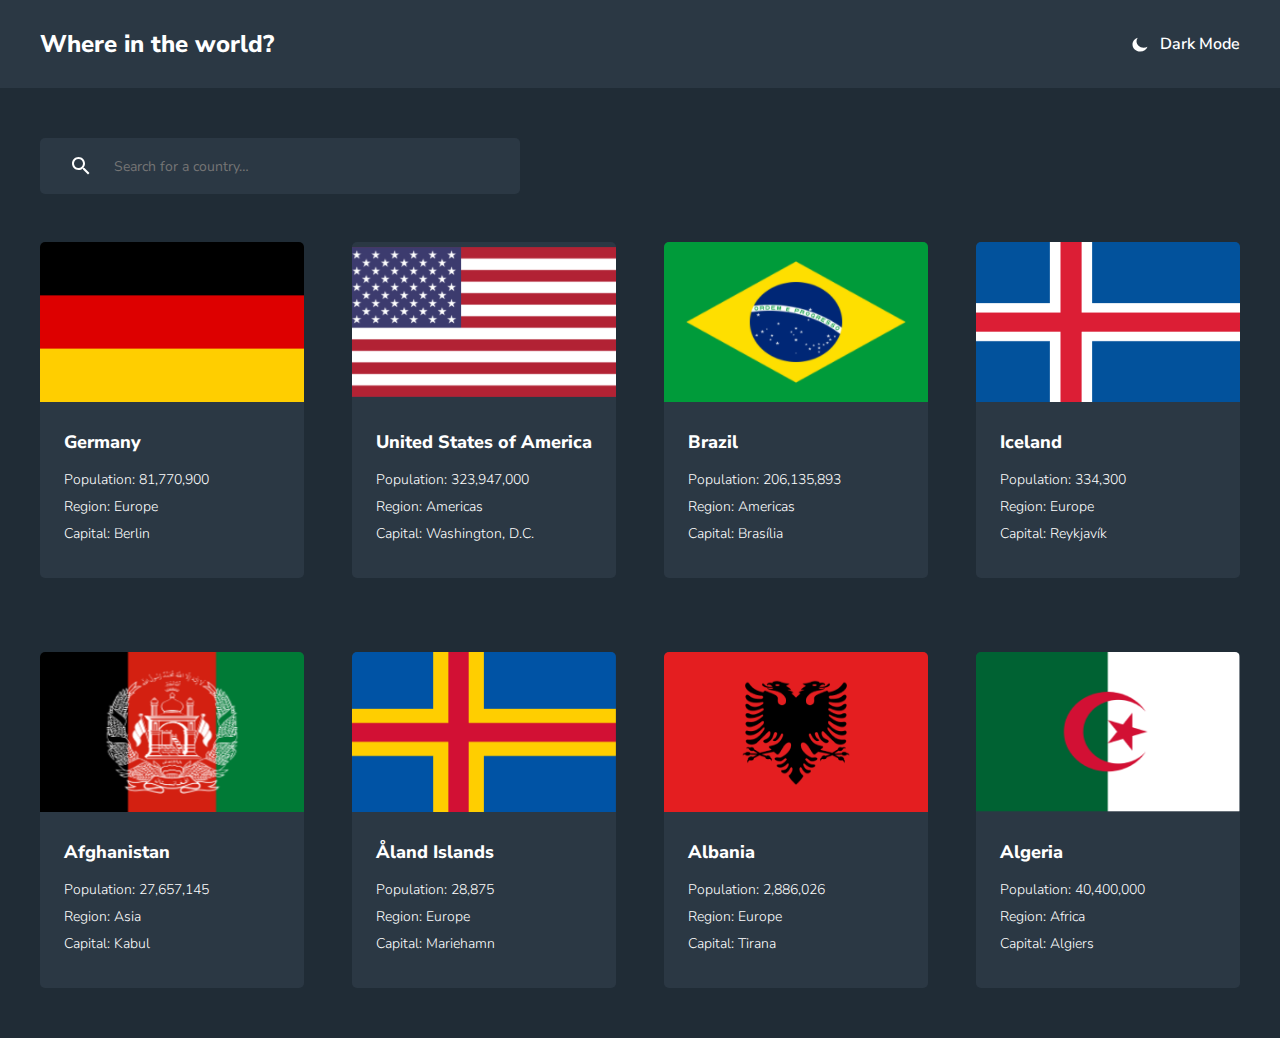
<file: index.html>
<!DOCTYPE html>
<html lang="en">

<head>
    <meta charset="UTF-8">
    <meta name="viewport" content="width=device-width, initial-scale=1.0">
    <link rel="preconnect" href="https://fonts.googleapis.com">
    <link rel="preconnect" href="https://fonts.gstatic.com" crossorigin>
    <link
        href="https://fonts.googleapis.com/css2?family=Lexend:wght@100..900&family=Nunito+Sans:ital,opsz,wght@0,6..12,200..1000;1,6..12,200..1000&family=Open+Sans:ital,wght@0,300..800;1,300..800&family=Poppins:ital,wght@0,100;0,200;0,300;0,400;0,500;0,600;0,700;0,800;0,900;1,100;1,200;1,300;1,400;1,500;1,600;1,700;1,800;1,900&family=Roboto:ital,wght@0,100;0,300;0,400;0,500;0,700;0,900;1,100;1,300;1,400;1,500;1,700;1,900&display=swap"
        rel="stylesheet">
    <link rel="stylesheet" href="style.css">
    <title>Document</title>
</head>

<body>
    <header>
        <nav>
            <div class="container">
                <ul>
                    <li><a class="whrere" href="#">Where in the world?</a></li>
                </ul>
                <div class="flexnav">
                    <img src="./Group 3.svg" alt="img">
                    <a class="mode" href="#">Dark Mode</a>
                </div>
            </div>
        </nav>
    </header>
    <section>
        <div class="container">
            <button class="btn">
                <img src="./icon-search-white.svg" alt="img">
                <input type="text" placeholder="Search for a country…">
            </button>
            <div class="cards">
                <div class="card">
                    <a href="./ger.html"><img class="ger" src="./1280px-Flag_of_Germany.svg (7).png" alt="img"></a>
                    <div class="left">
                        <h3 class="many">Germany</h3>
                        <p class="bir1">Population: 81,770,900</p>
                        <p class="bir">Region: Europe</p>
                        <p class="bir">Capital: Berlin</p>
                    </div>
                </div>
                <div class="card">
                    <a href="./america.html"><img class="ger" src="./1280px-Flag_of_Germany.svg (1).svg" alt="img"></a>
                    <div class="left">
                        <h3 class="many">United States of America</h3>
                        <p class="bir1">Population: 323,947,000</p>
                        <p class="bir">Region: Americas</p>
                        <p class="bir">Capital: Washington, D.C.</p>
                    </div>
                </div>
                <div class="card">
                    <a href="./brazil.html"> <img class="ger" src="./1280px-Flag_of_Germany.svg.png" alt="img"></a>
                    <div class="left">
                        <h3 class="many">Brazil</h3>
                        <p class="bir1">Population: 206,135,893</p>
                        <p class="bir">Region: Americas</p>
                        <p class="bir">Capital: Brasília</p>
                    </div>
                </div>
                <div class="card">
                    <a href="./ice.html"> <img class="ger" src="./1280px-Flag_of_Germany.svg (2).png" alt="img"></a>
                    <div class="left">
                        <h3 class="many">Iceland</h3>
                        <p class="bir1">Population: 334,300</p>
                        <p class="bir">Region: Europe</p>
                        <p class="bir">Capital: Reykjavík</p>
                    </div>
                </div>
            </div>
            <div class="cards2">
                <div class="card2">
                    <a href="./afg.html"> <img class="ger" src="./1280px-Flag_of_Germany.svg (3).png"></a>
                    <div class="left">
                        <h3 class="many">Afghanistan</h3>
                        <p class="bir1">Population: 27,657,145</p>
                        <p class="bir">Region: Asia</p>
                        <p class="bir">Capital: Kabul</p>
                    </div>
                </div>
                <div class="card2">
                   <a href="./ala.html"> <img class="ger" src="./1280px-Flag_of_Germany.svg (4).png"></a>
                    <div class="left">
                        <h3 class="many">Åland Islands</h3>
                        <p class="bir1">Population: 28,875</p>
                        <p class="bir">Region: Europe</p>
                        <p class="bir">Capital: Mariehamn</p>
                    </div>
                </div>
                <div class="card2">
                   <a href="./alba.html"> <img class="ger" src="./1280px-Flag_of_Germany.svg (5).png"></a>
                    <div class="left">
                        <h3 class="many">Albania</h3>
                        <p class="bir1">Population: 2,886,026</p>
                        <p class="bir">Region: Europe</p>
                        <p class="bir">Capital: Tirana</p>
                    </div>
                </div>
                <div class="card2">
                   <a href="./alg.html"> <img class="ger" src="./1280px-Flag_of_Germany.svg (6).png"></a>
                    <div class="left">
                        <h3 class="many">Algeria</h3>
                        <p class="bir1">Population: 40,400,000</p>
                        <p class="bir">Region: Africa</p>
                        <p class="bir">Capital: Algiers</p>
                    </div>
                </div>
            </div>
        </div>
    </section>
</body>

</html>
</file>
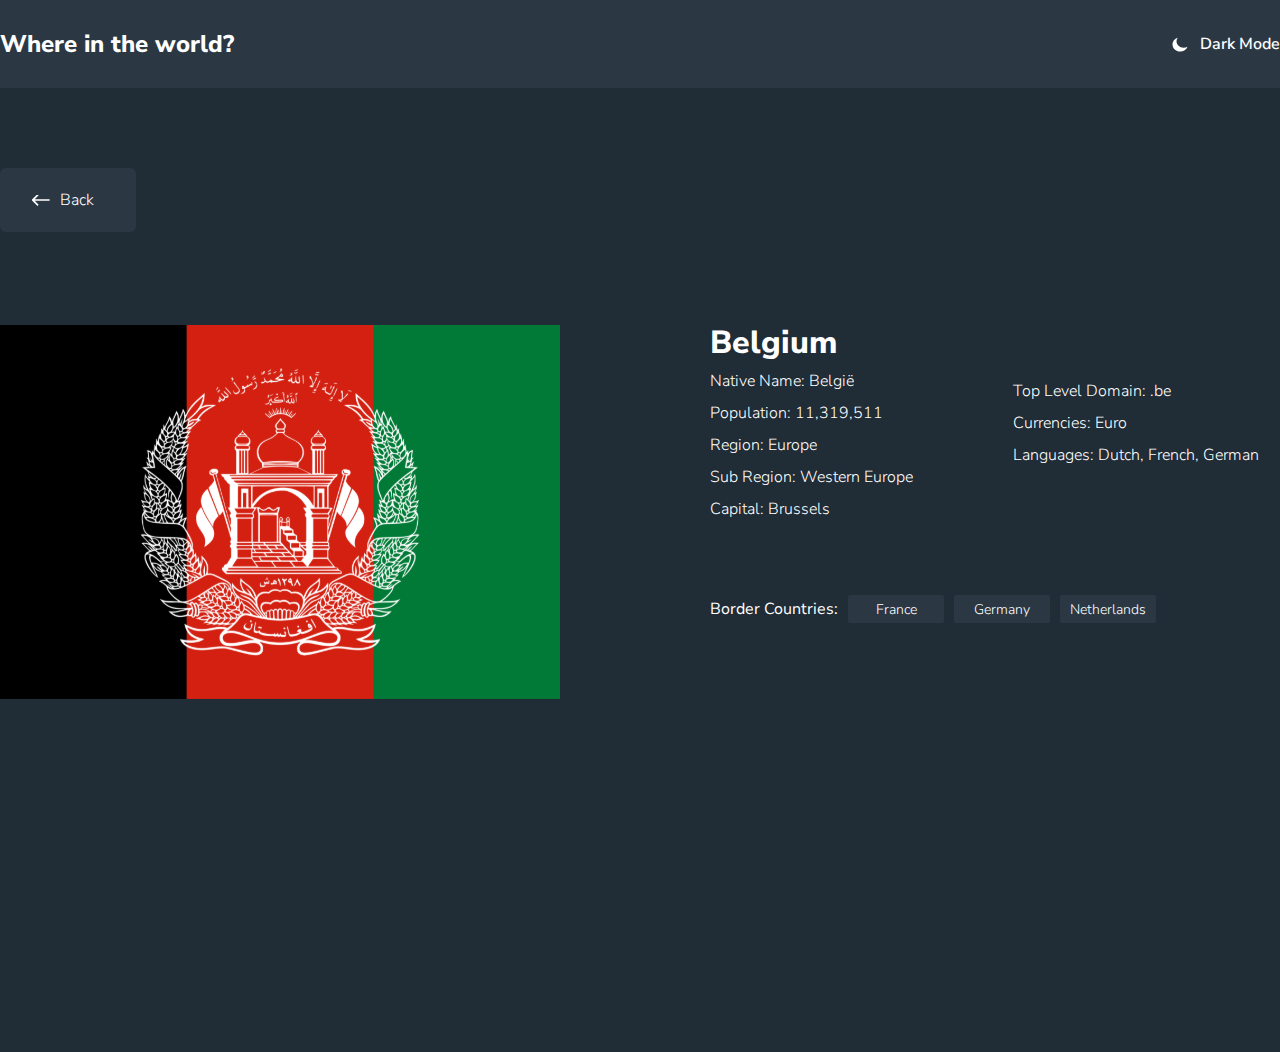
<file: afg.html>
<!DOCTYPE html>
<html lang="en">

<head>
    <meta charset="UTF-8">
    <meta name="viewport" content="width=device-width, initial-scale=1.0">
    <link rel="preconnect" href="https://fonts.googleapis.com">
    <link rel="preconnect" href="https://fonts.gstatic.com" crossorigin>
    <link
        href="https://fonts.googleapis.com/css2?family=Lexend:wght@100..900&family=Nunito+Sans:ital,opsz,wght@0,6..12,200..1000;1,6..12,200..1000&family=Open+Sans:ital,wght@0,300..800;1,300..800&family=Poppins:ital,wght@0,100;0,200;0,300;0,400;0,500;0,600;0,700;0,800;0,900;1,100;1,200;1,300;1,400;1,500;1,600;1,700;1,800;1,900&family=Roboto:ital,wght@0,100;0,300;0,400;0,500;0,700;0,900;1,100;1,300;1,400;1,500;1,700;1,900&display=swap"
        rel="stylesheet">
    <link rel="stylesheet" href="america.css">
    <title>Document</title>
</head>

<body>
    <header>
        <nav>
            <div class="container">
                <ul>
                    <li><a class="whrere" href="#">Where in the world?</a></li>
                </ul>
                <div class="flexnav">
                    <img src="./Group 3.svg" alt="img">
                    <a class="mode" href="#">Dark Mode</a>
                </div>
            </div>
        </nav>
    </header>
    <section class="zab">
        <div class="container">
            <a href="./index.html">
                <button class="back">
                    <img src="./Shape.svg" alt="img">
                    <p class="viti">Back</p>
                </button>
            </a>
            <div class="secflex">
                <img class="germany" src="./1280px-Flag_of_Germany.svg (10).svg" alt="img">
                <div class="text">
                    <div class="title">
                        <div class="bel">
                            <h1 class="belgium">Belgium</h1>
                            <p class="native">Native Name: België <br>
                                Population: 11,319,511 <br>
                                Region: Europe <br>
                                Sub Region: Western Europe <br>
                                Capital: Brussels</p>
                        </div>
                        <div class="level">
                            <p class="top">Top Level Domain: .be <br>
                                Currencies: Euro <br>
                                Languages: Dutch, French, German</p>
                        </div>
                    </div>
                    <div class="titbtn">
                        <h3 class="border">Border Countries:</h3>
                        <button class="btn">France</button>
                        <button class="btn">Germany</button>
                        <button class="btn">Netherlands</button>
                    </div>
                </div>
            </div>
        </div>
    </section>
</body>

</html>
</file>
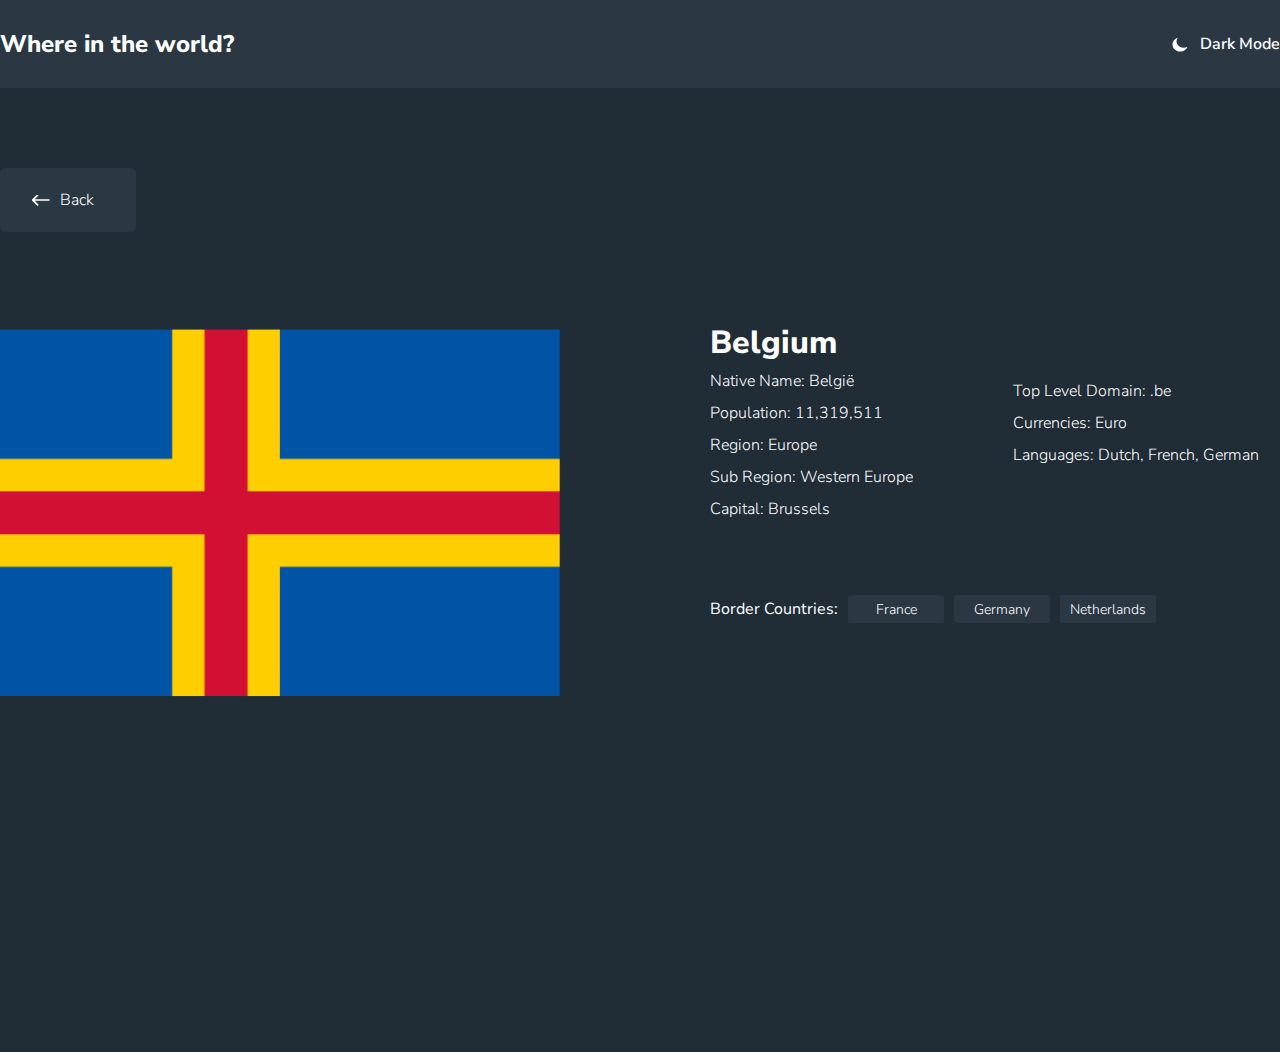
<file: ala.html>
<!DOCTYPE html>
<html lang="en">

<head>
    <meta charset="UTF-8">
    <meta name="viewport" content="width=device-width, initial-scale=1.0">
    <link rel="preconnect" href="https://fonts.googleapis.com">
    <link rel="preconnect" href="https://fonts.gstatic.com" crossorigin>
    <link
        href="https://fonts.googleapis.com/css2?family=Lexend:wght@100..900&family=Nunito+Sans:ital,opsz,wght@0,6..12,200..1000;1,6..12,200..1000&family=Open+Sans:ital,wght@0,300..800;1,300..800&family=Poppins:ital,wght@0,100;0,200;0,300;0,400;0,500;0,600;0,700;0,800;0,900;1,100;1,200;1,300;1,400;1,500;1,600;1,700;1,800;1,900&family=Roboto:ital,wght@0,100;0,300;0,400;0,500;0,700;0,900;1,100;1,300;1,400;1,500;1,700;1,900&display=swap"
        rel="stylesheet">
    <link rel="stylesheet" href="america.css">
    <title>Document</title>
</head>

<body>
    <header>
        <nav>
            <div class="container">
                <ul>
                    <li><a class="whrere" href="#">Where in the world?</a></li>
                </ul>
                <div class="flexnav">
                    <img src="./Group 3.svg" alt="img">
                    <a class="mode" href="#">Dark Mode</a>
                </div>
            </div>
        </nav>
    </header>
    <section class="zab">
        <div class="container">
            <a href="./index.html">
                <button class="back">
                    <img src="./Shape.svg" alt="img">
                    <p class="viti">Back</p>
                </button>
            </a>
            <div class="secflex">
                <img class="germany" src="./1280px-Flag_of_Germany.svg (12).svg" alt="img">
                <div class="text">
                    <div class="title">
                        <div class="bel">
                            <h1 class="belgium">Belgium</h1>
                            <p class="native">Native Name: België <br>
                                Population: 11,319,511 <br>
                                Region: Europe <br>
                                Sub Region: Western Europe <br>
                                Capital: Brussels</p>
                        </div>
                        <div class="level">
                            <p class="top">Top Level Domain: .be <br>
                                Currencies: Euro <br>
                                Languages: Dutch, French, German</p>
                        </div>
                    </div>
                    <div class="titbtn">
                        <h3 class="border">Border Countries:</h3>
                        <button class="btn">France</button>
                        <button class="btn">Germany</button>
                        <button class="btn">Netherlands</button>
                    </div>
                </div>
            </div>
        </div>
    </section>
</body>

</html>
</file>
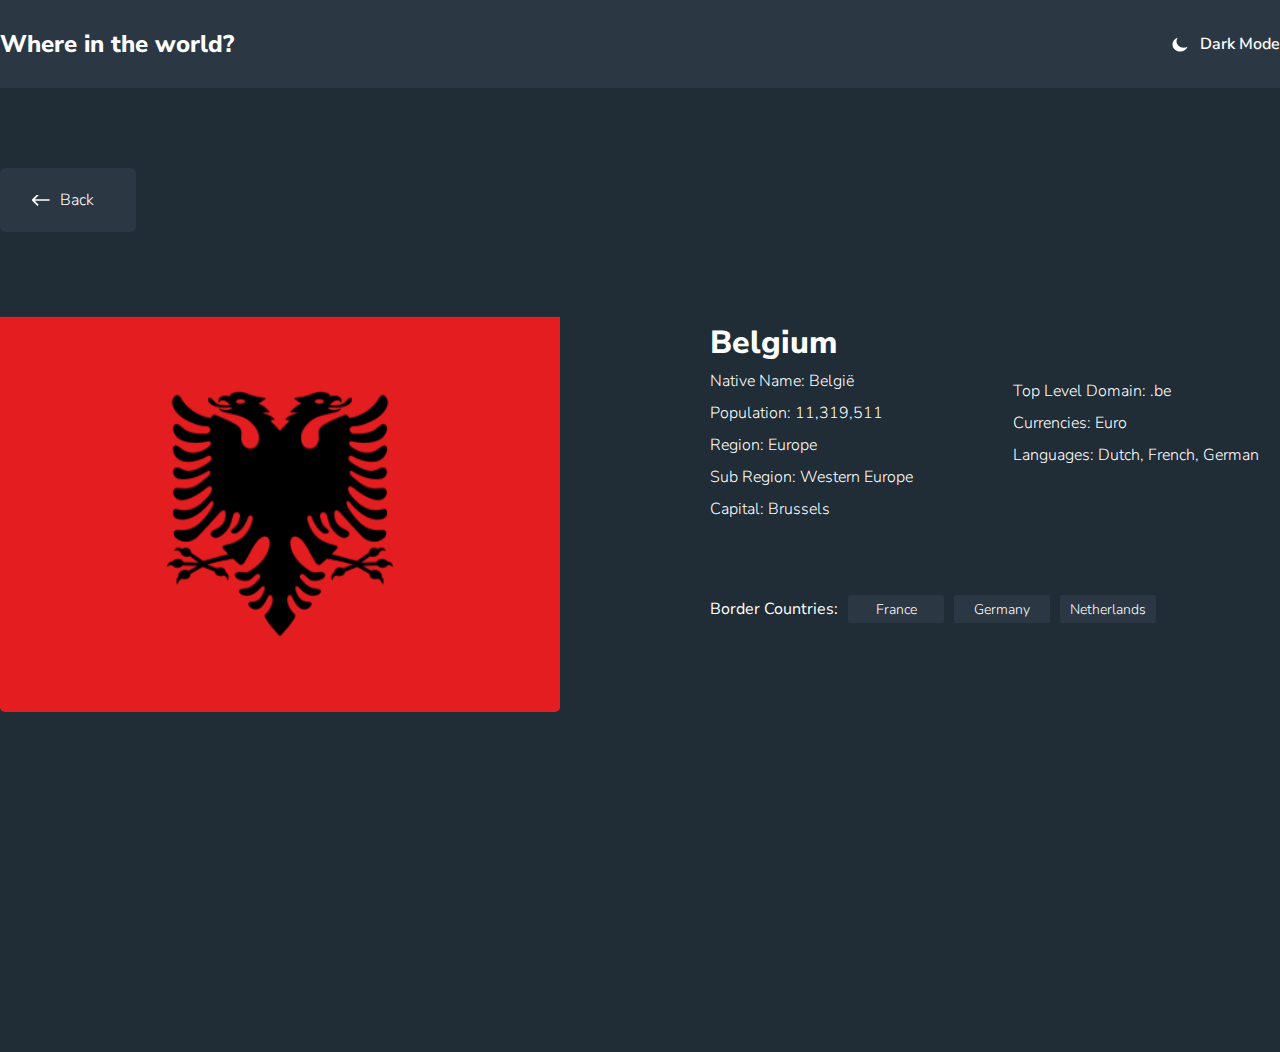
<file: alba.html>
<!DOCTYPE html>
<html lang="en">

<head>
    <meta charset="UTF-8">
    <meta name="viewport" content="width=device-width, initial-scale=1.0">
    <link rel="preconnect" href="https://fonts.googleapis.com">
    <link rel="preconnect" href="https://fonts.gstatic.com" crossorigin>
    <link
        href="https://fonts.googleapis.com/css2?family=Lexend:wght@100..900&family=Nunito+Sans:ital,opsz,wght@0,6..12,200..1000;1,6..12,200..1000&family=Open+Sans:ital,wght@0,300..800;1,300..800&family=Poppins:ital,wght@0,100;0,200;0,300;0,400;0,500;0,600;0,700;0,800;0,900;1,100;1,200;1,300;1,400;1,500;1,600;1,700;1,800;1,900&family=Roboto:ital,wght@0,100;0,300;0,400;0,500;0,700;0,900;1,100;1,300;1,400;1,500;1,700;1,900&display=swap"
        rel="stylesheet">
    <link rel="stylesheet" href="america.css">
    <title>Document</title>
</head>

<body>
    <header>
        <nav>
            <div class="container">
                <ul>
                    <li><a class="whrere" href="#">Where in the world?</a></li>
                </ul>
                <div class="flexnav">
                    <img src="./Group 3.svg" alt="img">
                    <a class="mode" href="#">Dark Mode</a>
                </div>
            </div>
        </nav>
    </header>
    <section class="zab">
        <div class="container">
            <a href="./index.html">
                <button class="back">
                    <img src="./Shape.svg" alt="img">
                    <p class="viti">Back</p>
                </button>
            </a>
            <div class="secflex">
                <img class="germany" src="./1280px-Flag_of_Germany.svg (13).svg" alt="img">
                <div class="text">
                    <div class="title">
                        <div class="bel">
                            <h1 class="belgium">Belgium</h1>
                            <p class="native">Native Name: België <br>
                                Population: 11,319,511 <br>
                                Region: Europe <br>
                                Sub Region: Western Europe <br>
                                Capital: Brussels</p>
                        </div>
                        <div class="level">
                            <p class="top">Top Level Domain: .be <br>
                                Currencies: Euro <br>
                                Languages: Dutch, French, German</p>
                        </div>
                    </div>
                    <div class="titbtn">
                        <h3 class="border">Border Countries:</h3>
                        <button class="btn">France</button>
                        <button class="btn">Germany</button>
                        <button class="btn">Netherlands</button>
                    </div>
                </div>
            </div>
        </div>
    </section>
</body>

</html>
</file>
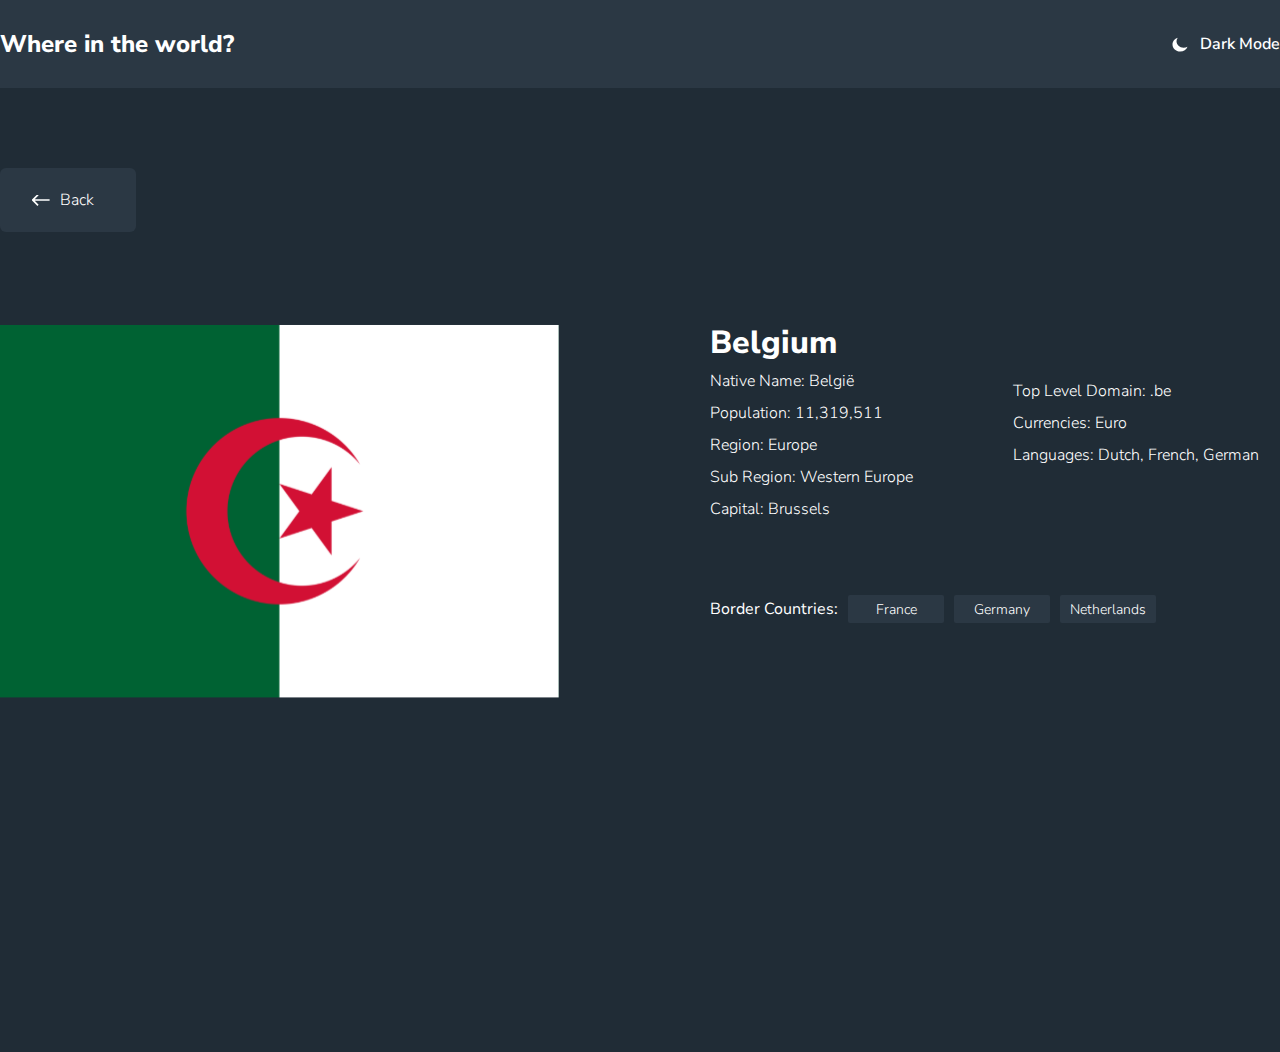
<file: alg.html>
<!DOCTYPE html>
<html lang="en">

<head>
    <meta charset="UTF-8">
    <meta name="viewport" content="width=device-width, initial-scale=1.0">
    <link rel="preconnect" href="https://fonts.googleapis.com">
    <link rel="preconnect" href="https://fonts.gstatic.com" crossorigin>
    <link
        href="https://fonts.googleapis.com/css2?family=Lexend:wght@100..900&family=Nunito+Sans:ital,opsz,wght@0,6..12,200..1000;1,6..12,200..1000&family=Open+Sans:ital,wght@0,300..800;1,300..800&family=Poppins:ital,wght@0,100;0,200;0,300;0,400;0,500;0,600;0,700;0,800;0,900;1,100;1,200;1,300;1,400;1,500;1,600;1,700;1,800;1,900&family=Roboto:ital,wght@0,100;0,300;0,400;0,500;0,700;0,900;1,100;1,300;1,400;1,500;1,700;1,900&display=swap"
        rel="stylesheet">
    <link rel="stylesheet" href="america.css">
    <title>Document</title>
</head>

<body>
    <header>
        <nav>
            <div class="container">
                <ul>
                    <li><a class="whrere" href="#">Where in the world?</a></li>
                </ul>
                <div class="flexnav">
                    <img src="./Group 3.svg" alt="img">
                    <a class="mode" href="#">Dark Mode</a>
                </div>
            </div>
        </nav>
    </header>
    <section class="zab">
        <div class="container">
            <a href="./index.html">
                <button class="back">
                    <img src="./Shape.svg" alt="img">
                    <p class="viti">Back</p>
                </button>
            </a>
            <div class="secflex">
                <img class="germany" src="./1280px-Flag_of_Germany.svg (14).svg" alt="img">
                <div class="text">
                    <div class="title">
                        <div class="bel">
                            <h1 class="belgium">Belgium</h1>
                            <p class="native">Native Name: België <br>
                                Population: 11,319,511 <br>
                                Region: Europe <br>
                                Sub Region: Western Europe <br>
                                Capital: Brussels</p>
                        </div>
                        <div class="level">
                            <p class="top">Top Level Domain: .be <br>
                                Currencies: Euro <br>
                                Languages: Dutch, French, German</p>
                        </div>
                    </div>
                    <div class="titbtn">
                        <h3 class="border">Border Countries:</h3>
                        <button class="btn">France</button>
                        <button class="btn">Germany</button>
                        <button class="btn">Netherlands</button>
                    </div>
                </div>
            </div>
        </div>
    </section>
</body>

</html>
</file>
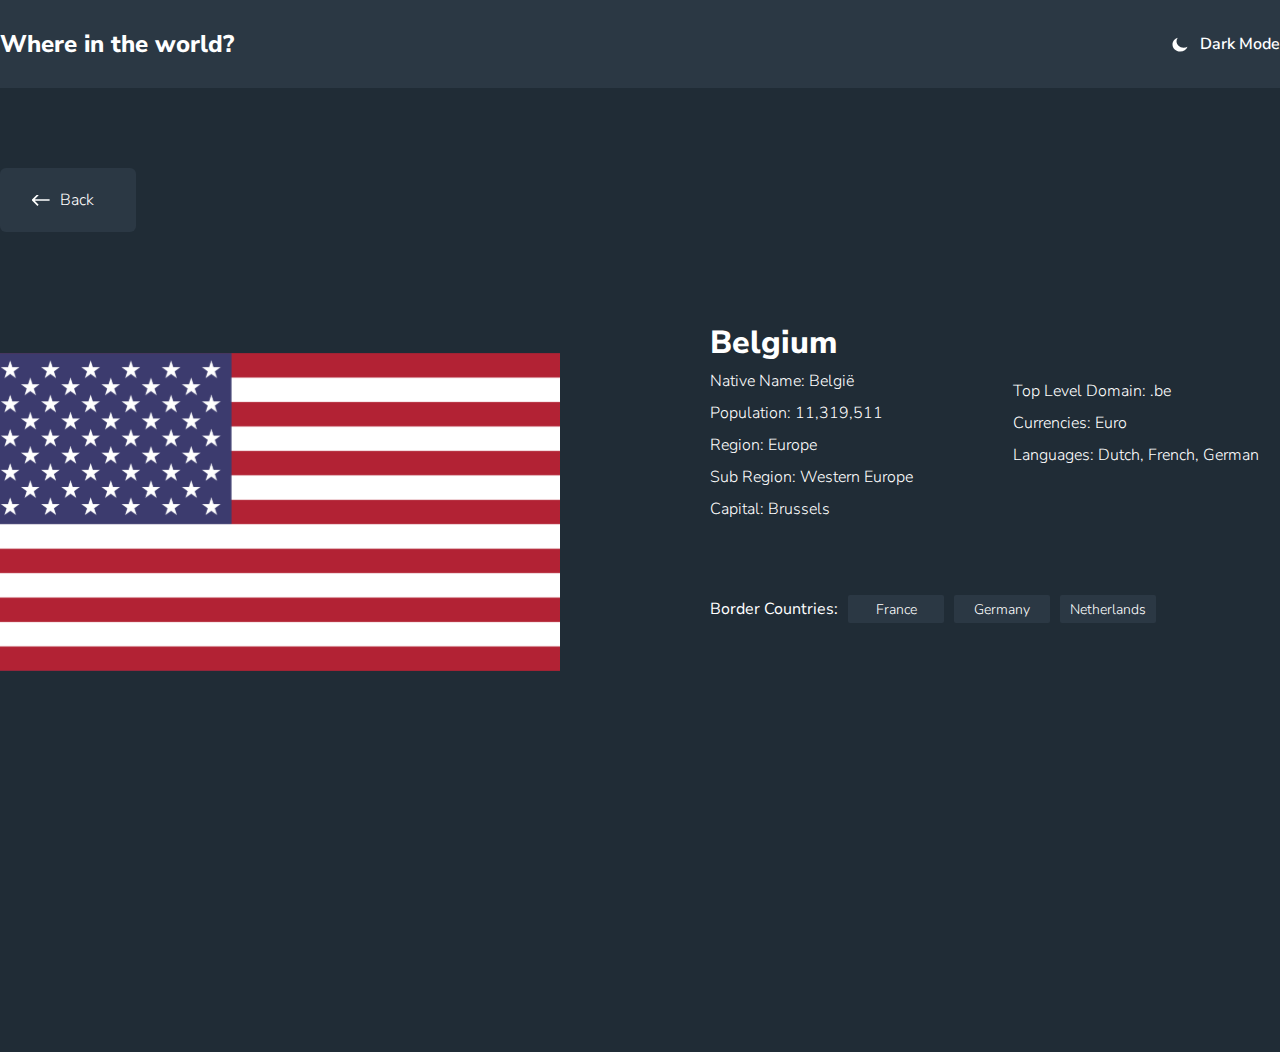
<file: america.html>
<!DOCTYPE html>
<html lang="en">

<head>
    <meta charset="UTF-8">
    <meta name="viewport" content="width=device-width, initial-scale=1.0">
    <link rel="preconnect" href="https://fonts.googleapis.com">
    <link rel="preconnect" href="https://fonts.gstatic.com" crossorigin>
    <link
        href="https://fonts.googleapis.com/css2?family=Lexend:wght@100..900&family=Nunito+Sans:ital,opsz,wght@0,6..12,200..1000;1,6..12,200..1000&family=Open+Sans:ital,wght@0,300..800;1,300..800&family=Poppins:ital,wght@0,100;0,200;0,300;0,400;0,500;0,600;0,700;0,800;0,900;1,100;1,200;1,300;1,400;1,500;1,600;1,700;1,800;1,900&family=Roboto:ital,wght@0,100;0,300;0,400;0,500;0,700;0,900;1,100;1,300;1,400;1,500;1,700;1,900&display=swap"
        rel="stylesheet">
    <link rel="stylesheet" href="america.css">
    <title>Document</title>
</head>

<body>
    <header>
        <nav>
            <div class="container">
                <ul>
                    <li><a class="whrere" href="#">Where in the world?</a></li>
                </ul>
                <div class="flexnav">
                    <img src="./Group 3.svg" alt="img">
                    <a class="mode" href="#">Dark Mode</a>
                </div>
            </div>
        </nav>
    </header>
    <section class="zab">
        <div class="container">
            <a href="./index.html">
                <button class="back">
                    <img src="./Shape.svg" alt="img">
                    <p class="viti">Back</p>
                </button>
            </a>
            <div class="secflex">
                <img class="germany" src="./1280px-Flag_of_Germany.svg (7).svg" alt="img">
                <div class="text">
                    <div class="title">
                        <div class="bel">
                            <h1 class="belgium">Belgium</h1>
                            <p class="native">Native Name: België <br>
                                Population: 11,319,511 <br>
                                Region: Europe <br>
                                Sub Region: Western Europe <br>
                                Capital: Brussels</p>
                        </div>
                        <div class="level">
                            <p class="top">Top Level Domain: .be <br>
                                Currencies: Euro <br>
                                Languages: Dutch, French, German</p>
                        </div>
                    </div>
                    <div class="titbtn">
                        <h3 class="border">Border Countries:</h3>
                        <button class="btn">France</button>
                        <button class="btn">Germany</button>
                        <button class="btn">Netherlands</button>
                    </div>
                </div>
            </div>
        </div>
    </section>
</body>

</html>
</file>
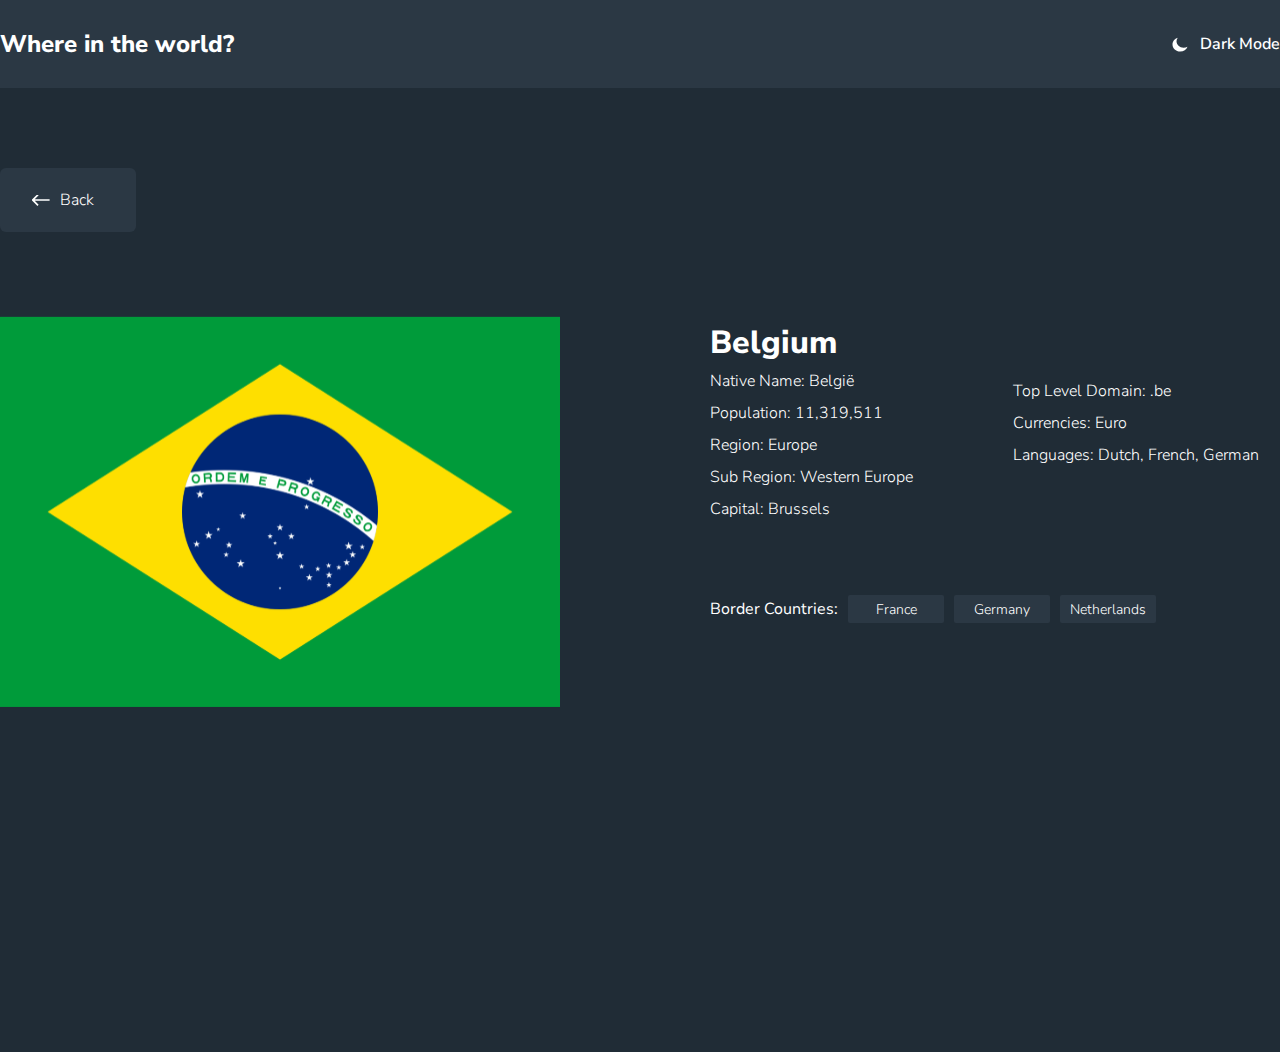
<file: brazil.html>
<!DOCTYPE html>
<html lang="en">

<head>
    <meta charset="UTF-8">
    <meta name="viewport" content="width=device-width, initial-scale=1.0">
    <link rel="preconnect" href="https://fonts.googleapis.com">
    <link rel="preconnect" href="https://fonts.gstatic.com" crossorigin>
    <link
        href="https://fonts.googleapis.com/css2?family=Lexend:wght@100..900&family=Nunito+Sans:ital,opsz,wght@0,6..12,200..1000;1,6..12,200..1000&family=Open+Sans:ital,wght@0,300..800;1,300..800&family=Poppins:ital,wght@0,100;0,200;0,300;0,400;0,500;0,600;0,700;0,800;0,900;1,100;1,200;1,300;1,400;1,500;1,600;1,700;1,800;1,900&family=Roboto:ital,wght@0,100;0,300;0,400;0,500;0,700;0,900;1,100;1,300;1,400;1,500;1,700;1,900&display=swap"
        rel="stylesheet">
    <link rel="stylesheet" href="america.css">
    <title>Document</title>
</head>

<body>
    <header>
        <nav>
            <div class="container">
                <ul>
                    <li><a class="whrere" href="#">Where in the world?</a></li>
                </ul>
                <div class="flexnav">
                    <img src="./Group 3.svg" alt="img">
                    <a class="mode" href="#">Dark Mode</a>
                </div>
            </div>
        </nav>
    </header>
    <section class="zab">
        <div class="container">
            <a href="./index.html">
                <button class="back">
                    <img src="./Shape.svg" alt="img">
                    <p class="viti">Back</p>
                </button>
            </a>
            <div class="secflex">
                <img class="germany" src="./1280px-Flag_of_Germany.svg (8).svg">
                <div class="text">
                    <div class="title">
                        <div class="bel">
                            <h1 class="belgium">Belgium</h1>
                            <p class="native">Native Name: België <br>
                                Population: 11,319,511 <br>
                                Region: Europe <br>
                                Sub Region: Western Europe <br>
                                Capital: Brussels</p>
                        </div>
                        <div class="level">
                            <p class="top">Top Level Domain: .be <br>
                                Currencies: Euro <br>
                                Languages: Dutch, French, German</p>
                        </div>
                    </div>
                    <div class="titbtn">
                        <h3 class="border">Border Countries:</h3>
                        <button class="btn">France</button>
                        <button class="btn">Germany</button>
                        <button class="btn">Netherlands</button>
                    </div>
                </div>
            </div>
        </div>
    </section>
</body>

</html>
</file>
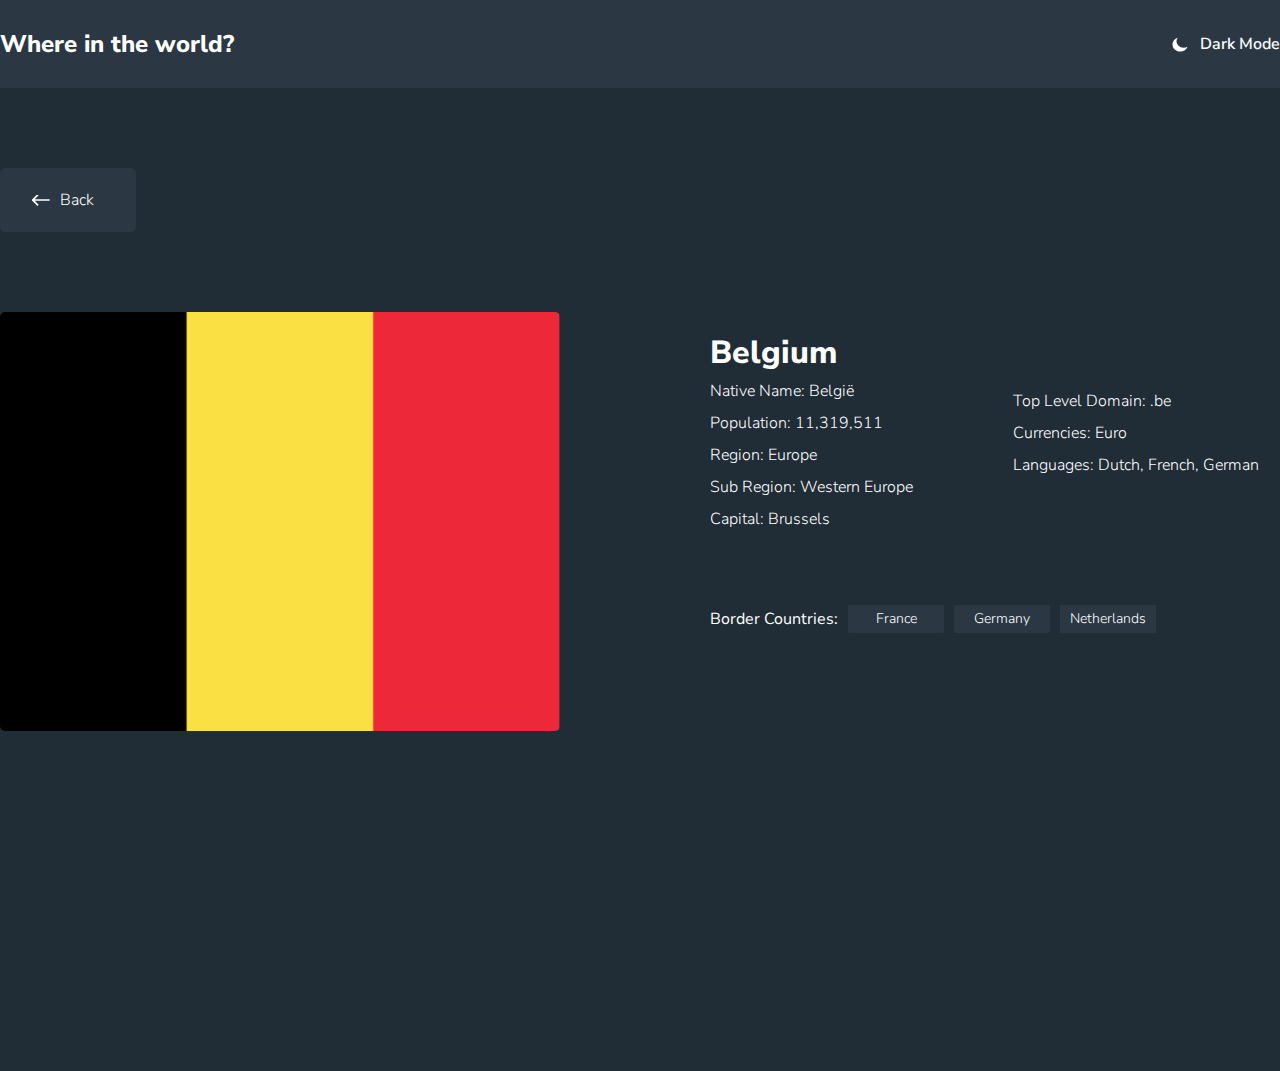
<file: ger.html>
<!DOCTYPE html>
<html lang="en">

<head>
    <meta charset="UTF-8">
    <meta name="viewport" content="width=device-width, initial-scale=1.0">
    <link rel="preconnect" href="https://fonts.googleapis.com">
    <link rel="preconnect" href="https://fonts.gstatic.com" crossorigin>
    <link
        href="https://fonts.googleapis.com/css2?family=Lexend:wght@100..900&family=Nunito+Sans:ital,opsz,wght@0,6..12,200..1000;1,6..12,200..1000&family=Open+Sans:ital,wght@0,300..800;1,300..800&family=Poppins:ital,wght@0,100;0,200;0,300;0,400;0,500;0,600;0,700;0,800;0,900;1,100;1,200;1,300;1,400;1,500;1,600;1,700;1,800;1,900&family=Roboto:ital,wght@0,100;0,300;0,400;0,500;0,700;0,900;1,100;1,300;1,400;1,500;1,700;1,900&display=swap"
        rel="stylesheet">
    <link rel="stylesheet" href="ger.css">
    <title>Document</title>
</head>

<body>
    <header>
        <nav>
            <div class="container">
                <ul>
                    <li><a class="whrere" href="#">Where in the world?</a></li>
                </ul>
                <div class="flexnav">
                    <img src="./Group 3.svg" alt="img">
                    <a class="mode" href="#">Dark Mode</a>
                </div>
            </div>
        </nav>
    </header>
    <section class="zab">
        <div class="container">
            <a href="./index.html">
                <button class="back">
                    <img src="./Shape.svg" alt="img">
                    <p class="viti">Back</p>
                </button>
            </a>
            <div class="secflex">
                <img class="germany" src="./1280px-Flag_of_Germany.svg (6).svg" alt="img">
                <div class="text">
                    <div class="title">
                        <div class="bel">
                            <h1 class="belgium">Belgium</h1>
                            <p class="native">Native Name: België <br>
                                Population: 11,319,511 <br>
                                Region: Europe <br>
                                Sub Region: Western Europe <br>
                                Capital: Brussels</p>
                        </div>
                        <div class="level">
                            <p class="top">Top Level Domain: .be <br>
                                Currencies: Euro <br>
                                Languages: Dutch, French, German</p>
                        </div>
                    </div>
                    <div class="titbtn">
                        <h3 class="border">Border Countries:</h3>
                        <button class="btn">France</button>
                        <button class="btn">Germany</button>
                        <button class="btn">Netherlands</button>
                    </div>
                </div>
            </div>
        </div>
    </section>
</body>

</html>
</file>
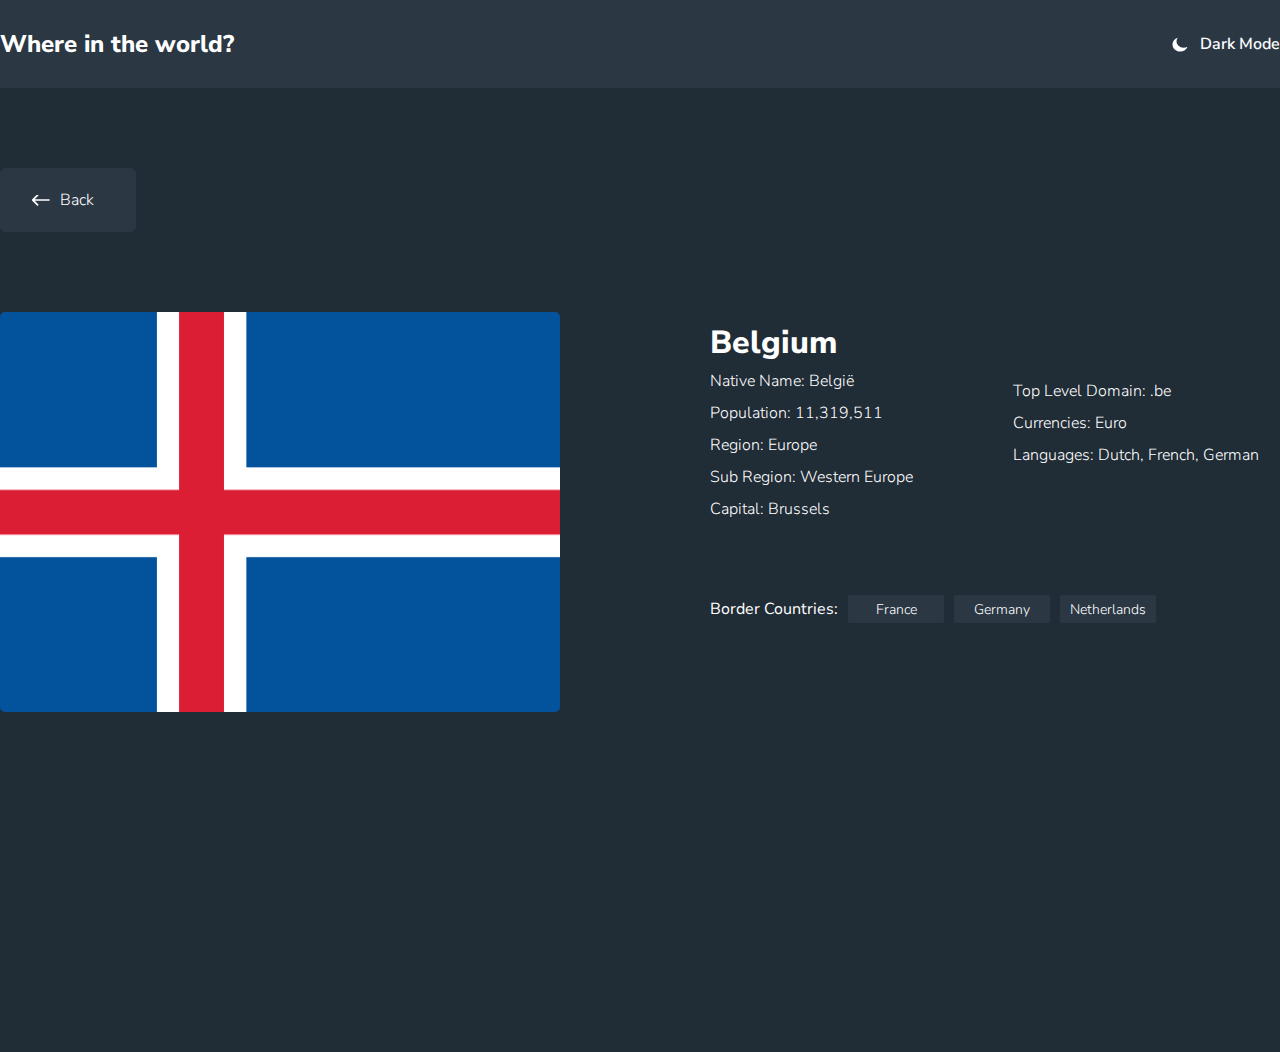
<file: ice.html>
<!DOCTYPE html>
<html lang="en">

<head>
    <meta charset="UTF-8">
    <meta name="viewport" content="width=device-width, initial-scale=1.0">
    <link rel="preconnect" href="https://fonts.googleapis.com">
    <link rel="preconnect" href="https://fonts.gstatic.com" crossorigin>
    <link
        href="https://fonts.googleapis.com/css2?family=Lexend:wght@100..900&family=Nunito+Sans:ital,opsz,wght@0,6..12,200..1000;1,6..12,200..1000&family=Open+Sans:ital,wght@0,300..800;1,300..800&family=Poppins:ital,wght@0,100;0,200;0,300;0,400;0,500;0,600;0,700;0,800;0,900;1,100;1,200;1,300;1,400;1,500;1,600;1,700;1,800;1,900&family=Roboto:ital,wght@0,100;0,300;0,400;0,500;0,700;0,900;1,100;1,300;1,400;1,500;1,700;1,900&display=swap"
        rel="stylesheet">
    <link rel="stylesheet" href="america.css">
    <title>Document</title>
</head>

<body>
    <header>
        <nav>
            <div class="container">
                <ul>
                    <li><a class="whrere" href="#">Where in the world?</a></li>
                </ul>
                <div class="flexnav">
                    <img src="./Group 3.svg" alt="img">
                    <a class="mode" href="#">Dark Mode</a>
                </div>
            </div>
        </nav>
    </header>
    <section class="zab">
        <div class="container">
            <a href="./index.html">
                <button class="back">
                    <img src="./Shape.svg" alt="img">
                    <p class="viti">Back</p>
                </button>
            </a>
            <div class="secflex">
                <img class="germany" src="./1280px-Flag_of_Germany.svg (9).svg" alt="img">
                <div class="text">
                    <div class="title">
                        <div class="bel">
                            <h1 class="belgium">Belgium</h1>
                            <p class="native">Native Name: België <br>
                                Population: 11,319,511 <br>
                                Region: Europe <br>
                                Sub Region: Western Europe <br>
                                Capital: Brussels</p>
                        </div>
                        <div class="level">
                            <p class="top">Top Level Domain: .be <br>
                                Currencies: Euro <br>
                                Languages: Dutch, French, German</p>
                        </div>
                    </div>
                    <div class="titbtn">
                        <h3 class="border">Border Countries:</h3>
                        <button class="btn">France</button>
                        <button class="btn">Germany</button>
                        <button class="btn">Netherlands</button>
                    </div>
                </div>
            </div>
        </div>
    </section>
</body>

</html>
</file>
<file: style.css>
* {
    margin: 0;
    padding: 0;
    box-sizing: border-box;
}

.container {
    width: 1280px;
    margin-inline: auto;
}

.whrere {
    color: rgb(255, 255, 255);
    font-family: "Nunito Sans";
    font-size: 24px;
    font-weight: 800;
}

nav {
    background-color: #2B3844;
    padding-top: 28px;
    padding-bottom: 28px;
}

a {
    text-decoration: none;
}

ul {
    list-style-type: none;
}

.mode {
    color: rgb(255, 255, 255);
    font-family: "Nunito Sans";
    font-size: 16px;
    font-weight: 600;
}

nav .container {
    display: flex;
    align-items: center;
    justify-content: space-between;
}

.flexnav {
    display: flex;
    gap: 10px;
    align-items: center;
}

input {
    border: none;
    background-color: #2B3844;
    color: rgb(255, 255, 255);
    font-family: "Nunito Sans";
    font-size: 14px;
    font-weight: 400;
}

section {
    background-color: #202C36;
    padding-top: 50px;
    padding-bottom: 50px;
}

.btn {
    background-color: #2B3844;
    border: none;
    width: 480px;
    height: 56px;
    border-radius: 5px;
    display: flex;
    align-items: center;
    gap: 24px;
    padding-left: 32px;
    color: rgb(255, 255, 255);
    font-family: "Nunito Sans";
    font-size: 14px;
    font-weight: 400;
}

.card {
    background-color: #2B3844;
    border-radius: 5px;
    width: 264px;
    height: 336px;
}

.ger {
    width: 264px;
    height: 160px;
    border-top-right-radius: 5px;
    border-top-left-radius: 5px;
}

.bir {
    color: rgb(255, 255, 255);
    font-family: "Nunito Sans";
    font-size: 14px;
    font-weight: 300;
    margin-top: 8px;
}

.many {
    color: rgb(255, 255, 255);
    font-family: "Nunito Sans";
    font-size: 18px;
    font-weight: 800;
    margin-top: 24px;
}

.bir1 {
    color: rgb(255, 255, 255);
    font-family: "Nunito Sans";
    font-size: 14px;
    font-weight: 300;
    margin-top: 16px;
}

.left {
    margin-left: 24px;
}

.cards {
    display: flex;
    margin-top: 48px;
    justify-content: space-between;
}
.cards2{
    display: flex;
    justify-content: space-between;
    margin-top: 74px;
}

.card2 {
    background-color: #2B3844;
    border-radius: 5px;
    width: 264px;
    height: 336px;
}
@media screen and (max-width:1280px) {
    .container{
        width: 1200px;
        margin-inline: auto ;
    }
    .cards{
        display: flex;
        justify-content: space-between;
    }
    .cards2{
        display: flex;
        justify-content: space-between;
    }
}
@media screen and (max-width:1210px) {
    .container{
        width: 1100px;
        margin-inline: auto ;
    }
    .cards{
        display: flex;
        justify-content: space-between;
    }
    .cards2{
        display: flex;
        justify-content: space-between;
    }
}
@media screen and (max-width:1140px) {
    .container{
        width: 770px;
        margin-inline: auto;
    }
    .cards{
        display: flex;
        flex-wrap: wrap;
        gap: 74px;
    }
    .cards2{
        display: flex;
        flex-wrap: wrap;
        gap: 74px;
    }
    .card{
        width: 300px;
        height: 372px;
    }
    .ger{
        width: 300px;
        height: 196px;
    }
    .card2{
        width: 300px;
        height: 372px;
    }
}
@media screen and (max-width:830px) {
    .container{
        width: 700px;
        margin-inline: auto;
    }
}
@media screen and (max-width:730px) {
    .cards{
        display: flex;
        flex-direction: column;
        align-items: center;
    }
    .btn{
        width: 400px;
    }
    .container{
        width: 400px;
    }
    .card{
        width: 400px;
        height: 472px;
    }
    .ger{
        width: 400px;
        height: 296px;
    }
    .card2{
        width: 400px;
        height: 472px;
    }
}
@media screen and (max-width:420px) {
    .container{
        width: 300px;
        margin-inline: auto;
    }
    .card{
        width: 300px;
    }
    .ger{
        width: 300px;
    }
    .whrere{
        font-size: 14px;
    }
    .btn{
        width: 300px;
    }
}
</file>
<file: america.css>
* {
    margin: 0;
    padding: 0;
    box-sizing: border-box;
}

nav .container {
    display: flex;
    align-items: center;
    justify-content: space-between;
}

.container {
    width: 1280px;
    margin-inline: auto;
}

nav {
    background-color: #2B3844;
    padding-top: 28px;
    padding-bottom: 28px;
}

.whrere {
    color: rgb(255, 255, 255);
    font-family: "Nunito Sans";
    font-size: 24px;
    font-weight: 800;
}

a {
    text-decoration: none;
}

ul {
    list-style-type: none;
}

.mode {
    color: rgb(255, 255, 255);
    font-family: "Nunito Sans";
    font-size: 16px;
    font-weight: 600;
}

.flexnav {
    display: flex;
    gap: 10px;
    align-items: center;
}

.back {
    display: flex;
    background-color: #2B3844;
    width: 136px;
    height: 40px;
    border-radius: 6px;
    border: none;
    gap: 10px;
    align-items: center;
    padding: 32px;
}
.viti {
    color: rgb(255, 255, 255);
    font-family: "Nunito Sans";
    font-size: 16px;
    font-weight: 300;
}

.zab {
    background-color: #202C36;
    padding-top: 80px;
}

.germany {
    border-radius: 5px;
    width: 560px;
    height: 400px;
    margin-top: 80px;
}

.native {
    color: rgb(255, 255, 255);
    font-family: "Nunito Sans";
    font-size: 16px;
    font-weight: 300;
    line-height: 32px;
}

.belgium {
    color: rgb(255, 255, 255);
    font-family: "Nunito Sans";
    font-size: 32px;
    font-weight: 800;
    line-height: 44px;
}
.back:hover{
    cursor: pointer;
}

.top {
    color: rgb(255, 255, 255);
    font-family: "Nunito Sans";
    font-size: 16px;
    font-weight: 300;
    line-height: 32px;
}

.title {
    display: flex;
    align-items: center;
    gap: 100px;
}

.border {
    color: rgb(255, 255, 255);
    font-family: "Nunito Sans";
    font-size: 16px;
    font-weight: 400;
    line-height: 24px;
}

.titbtn {
    display: flex;
    gap: 10px;
    align-items: center;
    margin-top: 70px;
}
.secflex{
    display: flex;
    gap: 150px;
    align-items: center;
}

.btn {
    background-color: #2B3844;
    width: 96px;
    height: 28px;
    border: none;
    border-radius: 2px;
    color: rgb(255, 255, 255);
    font-family: "Nunito Sans";
    font-size: 14px;
    font-weight: 300;
    line-height: 19px;
}
section{
    padding-bottom: 340px;
}
</file>
<file: ger.css>
* {
    margin: 0;
    padding: 0;
    box-sizing: border-box;
}

nav .container {
    display: flex;
    align-items: center;
    justify-content: space-between;
}

.container {
    width: 1280px;
    margin-inline: auto;
}

nav {
    background-color: #2B3844;
    padding-top: 28px;
    padding-bottom: 28px;
}

.whrere {
    color: rgb(255, 255, 255);
    font-family: "Nunito Sans";
    font-size: 24px;
    font-weight: 800;
}

a {
    text-decoration: none;
}

ul {
    list-style-type: none;
}

.mode {
    color: rgb(255, 255, 255);
    font-family: "Nunito Sans";
    font-size: 16px;
    font-weight: 600;
}

.flexnav {
    display: flex;
    gap: 10px;
    align-items: center;
}

.back {
    display: flex;
    background-color: #2B3844;
    width: 136px;
    height: 40px;
    border-radius: 6px;
    border: none;
    gap: 10px;
    align-items: center;
    padding: 32px;
}



.viti {
    color: rgb(255, 255, 255);
    font-family: "Nunito Sans";
    font-size: 16px;
    font-weight: 300;
}

.zab {
    background-color: #202C36;
    padding-top: 80px;
}

.germany {
    border-radius: 5px;
    margin-top: 80px;
}

.native {
    color: rgb(255, 255, 255);
    font-family: "Nunito Sans";
    font-size: 16px;
    font-weight: 300;
    line-height: 32px;
}

.belgium {
    color: rgb(255, 255, 255);
    font-family: "Nunito Sans";
    font-size: 32px;
    font-weight: 800;
    line-height: 44px;
}
.back:hover{
    cursor: pointer;
}

.top {
    color: rgb(255, 255, 255);
    font-family: "Nunito Sans";
    font-size: 16px;
    font-weight: 300;
    line-height: 32px;
}

.title {
    display: flex;
    align-items: center;
    gap: 100px;
}

.border {
    color: rgb(255, 255, 255);
    font-family: "Nunito Sans";
    font-size: 16px;
    font-weight: 400;
    line-height: 24px;
}

.titbtn {
    display: flex;
    gap: 10px;
    align-items: center;
    margin-top: 70px;
}
.secflex{
    display: flex;
    gap: 150px;
    align-items: center;
}

.btn {
    background-color: #2B3844;
    width: 96px;
    height: 28px;
    border: none;
    border-radius: 2px;
    color: rgb(255, 255, 255);
    font-family: "Nunito Sans";
    font-size: 14px;
    font-weight: 300;
    line-height: 19px;
}
section{
    padding-bottom: 340px;
}
</file>
